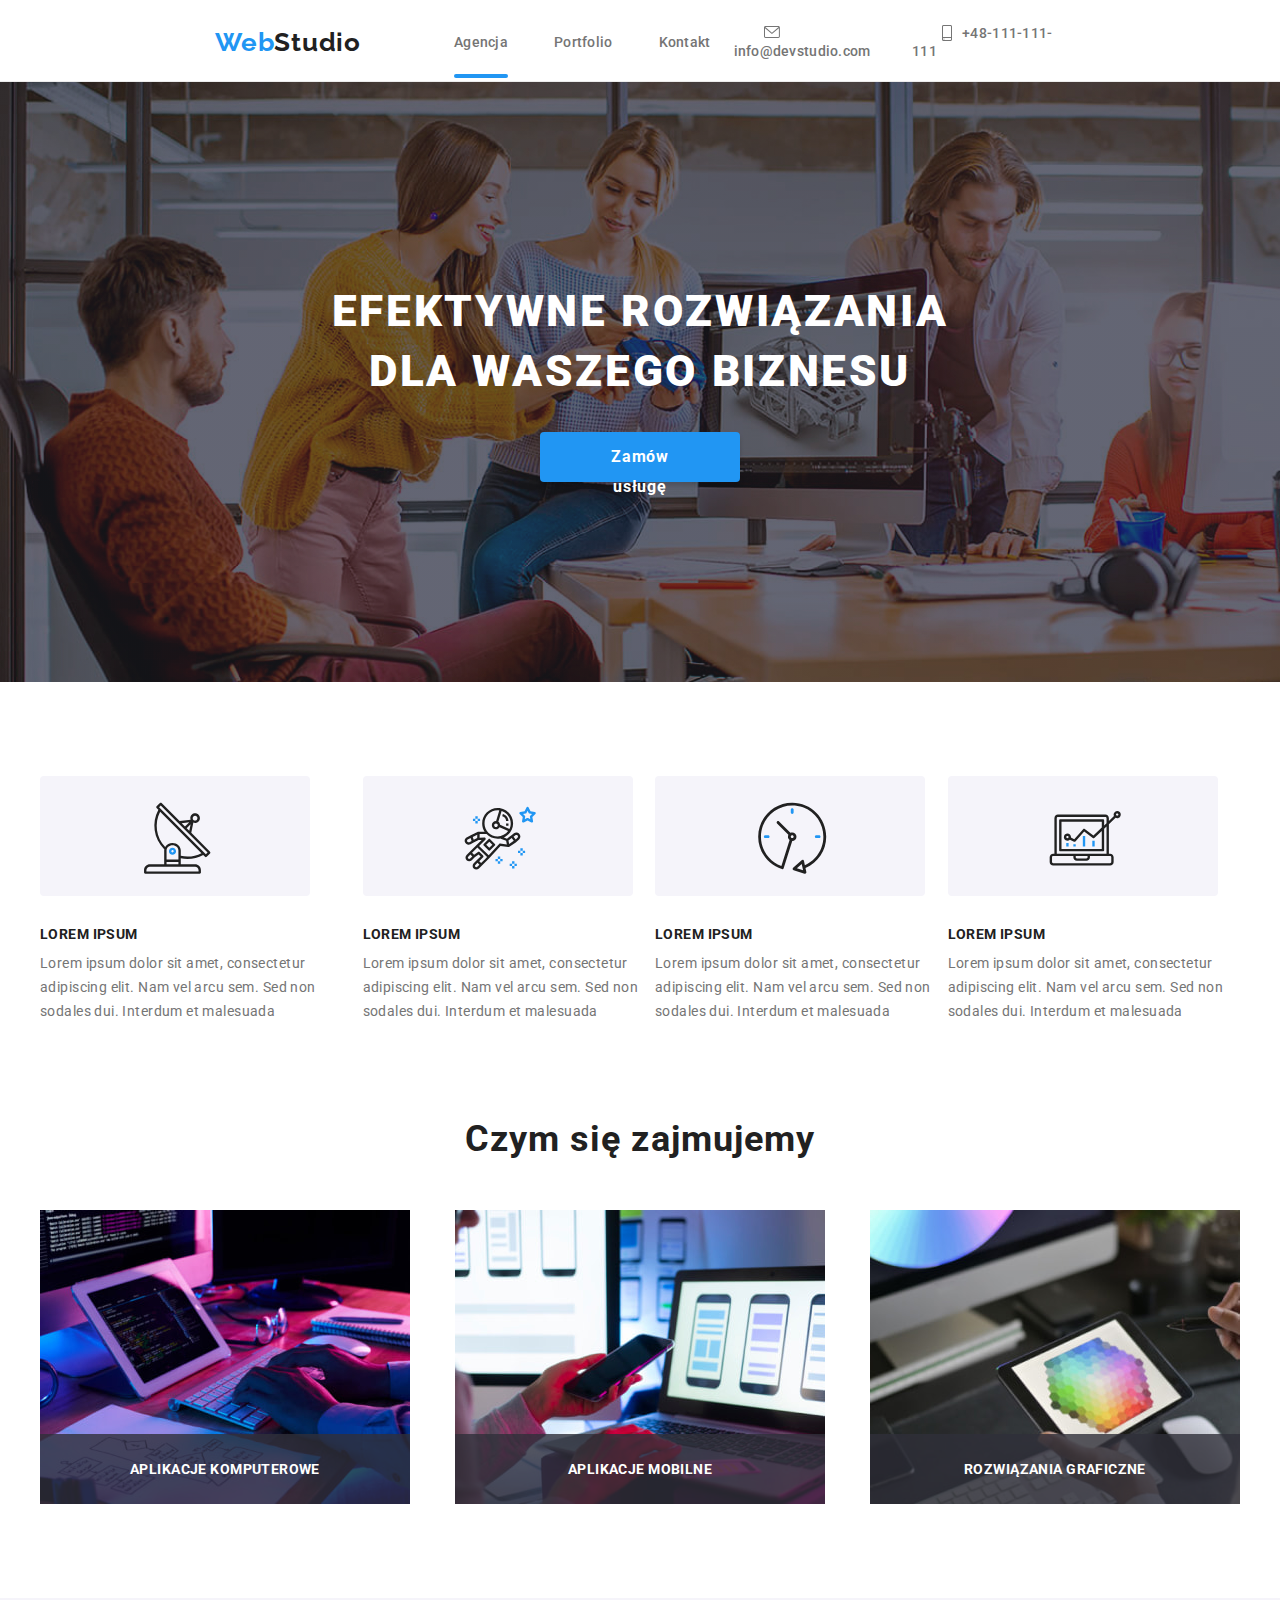
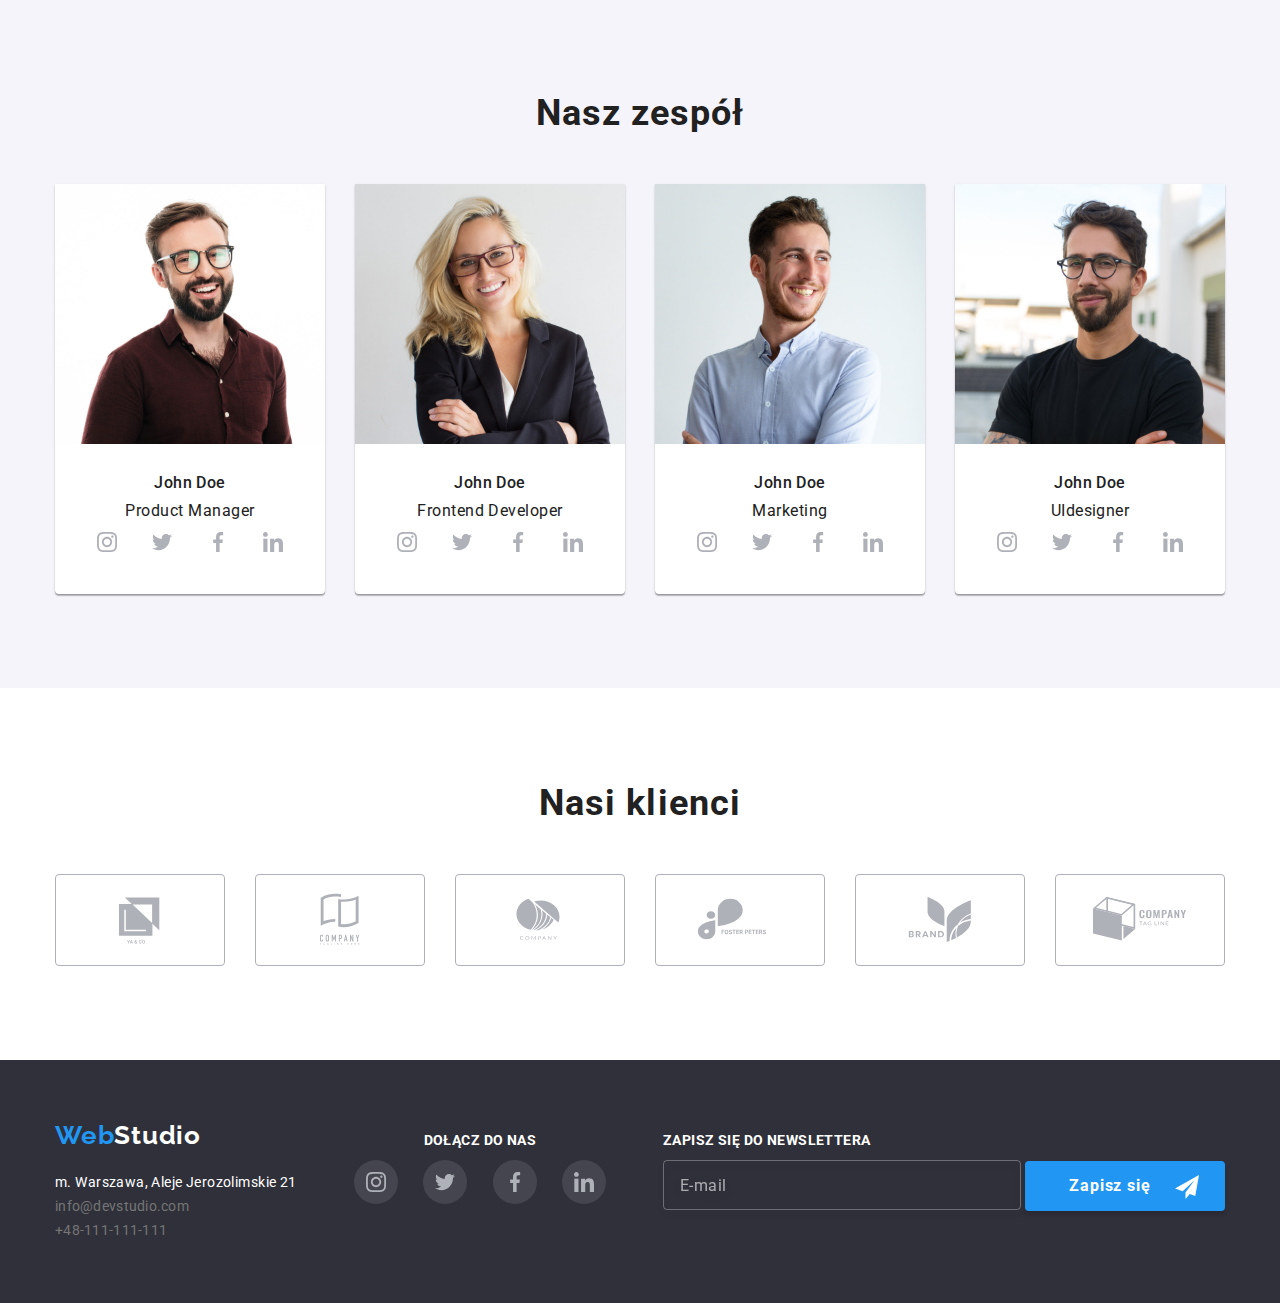
<file: index.html>
<!DOCTYPE html>
<html lang="pl-PL">

<head>
  <meta charset="UTF-8" />
  <meta http-equiv="X-UA-Compatible" content="IE=edge" />
  <meta name="viewport" content="width=device-width, initial-scale=1.0" />
  <link rel="stylesheet" href="https://cdnjs.cloudflare.com/ajax/libs/modern-normalize/1.1.0/modern-normalize.min.css">
  <link rel="stylesheet" href="css/main.min.css">
  <link rel="preconnect" href="https://fonts.googleapis.com">
  <link rel="preconnect" href="https://fonts.gstatic.com" crossorigin>
  <link href="https://fonts.googleapis.com/css2?family=Raleway:wght@700&family=Roboto:wght@400;500;700;900&display=swap"
    rel="stylesheet">
  <title>WebStudio</title>
</head>

<body>
  <header class="page-header">
    <a class="logo" href="index.html"><span class="logo__element">Web</span><span
        class="logo logo--light-theme">Studio</span></a>
    <nav class="navigation">
      <ul class="navigation__list list">
        <li class="navigation__item"><a class="navigation__link link" href="index.html">
            <div class="active">Agencja</div>
          </a>
        </li>
        <li class="navigation__item "><a class="navigation__link link" href="portfolio.html">Portfolio</a></li>
        <li class="navigation__item "><a class="navigation__link link" href="#footer">Kontakt</a>
        </li>
      </ul>
    </nav>

    <ul class=" contact__list list">
      <li class="contact__item">
        <a class="contact__link link" href="mailto:info@devstudio.com"> <svg class="contact__icon envelope">
            <use href="./images/sprite.svg#icon-envelope"></use>
          </svg>info@devstudio.com</a>
      </li>
      <li class="contact__item">
        <a class="contact__link link" href="tel:48111111111"> <svg class="contact__icon smartphone">
            <use href="./images/sprite.svg#icon-smartphone"></use>
          </svg>+48-111-111-111</a>
      </li>
    </ul>
  </header>

  <main>
    <!--Hero-->
    <section class="hero section">
      <h1 class="hero__title">EFEKTYWNE ROZWIĄZANIA DLA WASZEGO BIZNESU</h1>
      <button type="button" class="button button--hero" data-modal-open>Zamów usługę</button>
    </section>
    <!-- LOREM -->
    <section class="lorem section container">
      <ul class="lorem__list list">
        <li class="lorem__item ">
          <svg class="lorem__graphic" width="270" height="120px">
            <use class="antenna" width="270" href="./images/sprite.svg#icon-antenna">
            </use>
          </svg>
          <h3 class="lorem__title">LOREM IPSUM</h3>
          <p class="lorem__content">
            Lorem ipsum dolor sit amet, consectetur
            adipiscing elit. Nam vel arcu sem. Sed
            non sodales dui. Interdum et malesuada
        </li>
        <li class="lorem__list-item ">
          <svg class="lorem__graphic" width="270" height="120px">
            <use class="astronaut" width="270" href="./images/sprite.svg#icon-astronaut">
            </use>
          </svg>
          <h3 class="lorem__title">LOREM IPSUM</h3>
          <p class="lorem__content">
            Lorem ipsum dolor sit amet, consectetur
            adipiscing elit. Nam vel arcu sem. Sed
            non sodales dui. Interdum et malesuada
        </li>
        <li class="lorem__list-item ">
          <svg class="lorem__graphic" width="270" height="120px">
            <use class="clock" width="270" href="./images/sprite.svg#icon-clock">
            </use>
          </svg>

          <h3 class="lorem__title">LOREM IPSUM</h3>
          <p class="lorem__content">
            Lorem ipsum dolor sit amet, consectetur
            adipiscing elit. Nam vel arcu sem. Sed
            non sodales dui. Interdum et malesuada
        </li>
        <li class="lorem__list-item ">

          <svg class="lorem__graphic" width="270" height="120px">
            <use class="diagram" width="270" href="./images/sprite.svg#icon-diagram">
            </use>
          </svg>

          <h3 class="lorem__title">LOREM IPSUM</h3>
          <p class="lorem__content">
            Lorem ipsum dolor sit amet, consectetur
            adipiscing elit. Nam vel arcu sem. Sed
            non sodales dui. Interdum et malesuada
        </li>
      </ul>
    </section>

    <!--about our work-->
    <section class="work section container">
      <h2 class="subtitle">Czym się zajmujemy</h2>
      <ul class="work__list list">
        <li class="work__item"> <img class="work__img" src="images/picture1.jpg" width="370" height="294"
            alt="obrazek o treściach technologicznych" />
          <h4 class="work__undertitle">aplikacje komputerowe</h4>
        </li>
        <li class="work__item"> <img class="work__img" src="images/picture2.jpg" width="370" height="294"
            alt="obrazek o treściach technologicznych" />
          <h4 class="work__undertitle">aplikacje mobilne</h4>
        </li>
        <li class="work__item"> <img class="work__img" src="images/picture3.jpg" width="370" height="294"
            alt="obrazek o treściach technologicznych" />
          <h4 class="work__undertitle">rozwiązania graficzne</h4>
        </li>
      </ul>
    </section>

    <!--about us-->
    <section class="team section">
      <h2 class="subtitle">Nasz zespół</h2>
      <ul class="team__list list container">
        <li class="team__item">
          <figure class="team__person">
            <img src="images/productmanager.jpg " width="270" height="260" alt="zdjęcie John Doe" />
            <figcaption class="team__name">
              John Doe
              <p class="team__profession">Product Manager</p>
              <ul class="social-list">
                <li class="social-list__item list"><a href="#" class="social-list__link"><svg class="social-list__icon">
                      <use href="./images/sprite.svg#icon-instagram"></use>
                    </svg></a>
                </li>
                <li class="social-list__item list"><a href="#" class="social-list__link"><svg class="social-list__icon">
                      <use href="./images/sprite.svg#icon-twitter"></use>
                    </svg></a>
                </li>
                <li class="social-list__item list"><a href="#" class="social-list__link"><svg class="social-list__icon">
                      <use href="./images/sprite.svg#icon-facebook"></use>
                    </svg></a>
                </li>
                <li class="social-list__item list"><a href="#" class="social-list__link"><svg class="social-list__icon">
                      <use href="./images/sprite.svg#icon-linkedin"></use>
                    </svg></a>
                </li>
              </ul>
            </figcaption>
          </figure>
        </li>
        <li class="team__item">
          <figure class="team__person">
            <img src="images/frontenddeveloper.jpg" width="270" height="260" alt="zdjęcie John Doe" />
            <figcaption class="team__name">
              John Doe
              <p class="team__profession">Frontend Developer</p>
              <ul class="social-list">
                <li class="social-list__item list"><a href="#" class="social-list__link"><svg class="social-list__icon">
                      <use href="./images/sprite.svg#icon-instagram"></use>
                    </svg></a>
                </li>
                <li class="social-list__item list"><a href="#" class="social-list__link"><svg class="social-list__icon">
                      <use href="./images/sprite.svg#icon-twitter"></use>
                    </svg></a>
                </li>
                <li class="social-list__item list"><a href="#" class="social-list__link"><svg class="social-list__icon">
                      <use href="./images/sprite.svg#icon-facebook"></use>
                    </svg></a>
                </li>
                <li class="social-list__item list"><a href="#" class="social-list__link"><svg class="social-list__icon">
                      <use href="./images/sprite.svg#icon-linkedin"></use>
                    </svg></a>
                </li>
              </ul>
            </figcaption>
          </figure>
        </li>
        <li class="team__item">
          <figure class="team__person">
            <img src="images/marketing.jpg " width="270" height="260" alt="zdjęcie John Doe" />
            <figcaption class="team__name">
              John Doe
              <p class="team__profession"> Marketing</p>
              <ul class="social-list">
                <li class="social-list__item list"><a href="#" class="social-list__link"><svg class="social-list__icon">
                      <use href="./images/sprite.svg#icon-instagram"></use>
                    </svg></a>
                </li>
                <li class="social-list__item list"><a href="#" class="social-list__link"><svg class="social-list__icon">
                      <use href="./images/sprite.svg#icon-twitter"></use>
                    </svg></a>
                </li>
                <li class="social-list__item list"><a href="#" class="social-list__link"><svg class="social-list__icon">
                      <use href="./images/sprite.svg#icon-facebook"></use>
                    </svg></a>
                </li>
                <li class="social-list__item list"><a href="#" class="social-list__link"><svg class="social-list__icon">
                      <use href="./images/sprite.svg#icon-linkedin"></use>
                    </svg></a>
                </li>
              </ul>
            </figcaption>
          </figure>
        </li>
        <li class="team__item">
          <figure class="team__person">
            <img src="images/uidesigner.jpg " width="270" height="260" alt="zdjęcie John Doe" />
            <figcaption class="team__name">
              John Doe
              <p class="team__profession">UIdesigner</p>
              <ul class="social-list">
                <li class="social-list__item list"><a href="#" class="social-list__link"><svg class="social-list__icon">
                      <use href="./images/sprite.svg#icon-instagram"></use>
                    </svg></a></li>
                <li class="social-list__item list"><a href="#" class="social-list__link"><svg class="social-list__icon">
                      <use href="./images/sprite.svg#icon-twitter"></use>
                    </svg></a></li>
                <li class="social-list__item list"><a href="#" class="social-list__link"><svg class="social-list__icon">
                      <use href="./images/sprite.svg#icon-facebook"></use>
                    </svg></a></li>
                <li class="social-list__item list"><a href="#" class="social-list__link"><svg class="social-list__icon">
                      <use href="./images/sprite.svg#icon-linkedin"></use>
                    </svg></a></li>
              </ul>
            </figcaption>
          </figure>
        </li>
      </ul>
    </section>
    <!-- CLIENTS -->
    <section class="client section">
      <h2 class="subtitle">Nasi klienci</h2>
      <ul class="client__list container">
        <li class="client__item list">
          <a class="client__links" href=#><svg class="client__icon">
              <use href="./images/sprite.svg#icon-Logo1">
              </use>
            </svg></a>
        </li>
        <li class="client__item list">
          <a class="client__links" href=#><svg class="client__icon">
              <use href="./images/sprite.svg#icon-Logo2">
              </use>
            </svg></a>
        </li>
        <li class="client__item list">
          <a class="client__links" href=#><svg class="client__icon">
              <use href="./images/sprite.svg#icon-Logo3">
              </use>
            </svg></a>
        </li>
        <li class="client__item list">
          <a class="client__links" href=#><svg class="client__icon">
              <use href="./images/sprite.svg#icon-Logo4">
              </use>
            </svg></a>
        </li>
        <li class="client__item list">
          <a class="client__links" href=#><svg class="client__icon">
              <use href="./images/sprite.svg#icon-Logo5">
              </use>
            </svg></a>
        </li>
        <li class="client__item list">
          <a class="client__links" href=#><svg class="client__icon">
              <use href="./images/sprite.svg#icon-Logo6">
              </use>
            </svg></a>
        </li>
      </ul>
    </section>
  </main>

  <footer class="page-footer">
    <div class="footer__container container">
      <div class="footer__wrapper">
        <a class="logo" href="index.html"><span class="logo__element">Web</span><span
            class="logo logo--dark-theme">Studio</span></a>
        <address class="address">
          m. Warszawa, Aleje Jerozolimskie 21<br />
          <ul class="contact list contct--dark-theme">
            <li class="contact__item contact__item--dark-theme"> <a
                class="contact__link link contact__link--dark-theme"
                href=" mailto:info@devstudio.com">info@devstudio.com</a></li>
            <li class="contact__item contact__item--dark-theme"> <a
                class="contact__link link contact__link--dark-theme" href="tel:48111111111">+48-111-111-111</a>
            </li>
          </ul>

        </address>
      </div>
      <div class="footer-center">
        <h3 class="footer__join-us">Dołącz do nas</h3>
        <ul class="social-list">
          <li class="social-list__item list"><a href="#" class="social-list__link social-list__link--dark-theme"><svg class="social-list__icon">
                <use href="./images/sprite.svg#icon-instagram"></use>
              </svg></a>
          </li>
          <li class="social-list__item list"><a href="#" class="social-list__link social-list__link--dark-theme"><svg class="social-list__icon">
                <use href="./images/sprite.svg#icon-twitter"></use>
              </svg></a>
          </li>
          <li class="social-list__item list"><a href="#" class="social-list__link social-list__link--dark-theme"><svg class="social-list__icon">
                <use href="./images/sprite.svg#icon-facebook"></use>
              </svg></a>
          </li>
          <li class="social-list__item list"><a href="#" class="social-list__link social-list__link--dark-theme"><svg class="social-list__icon">
                <use href="./images/sprite.svg#icon-linkedin"></use>
              </svg></a></li>
        </ul>
      </div>
      <form class="newsletter__form" name="newsletter-form">
        <label class="newsletter__label" for="newsletter">Zapisz się do newslettera</label>
        <div><input id="newsletter" name="newsletter-input" class="newsletter__input" placeholder="E-mail">
          <button type="submit" class="button button--newsletter">Zapisz się<svg class="send-icon" width="24" height="24">
              <use href="./images/sprite.svg#icon-send"></use>
            </svg>
          </button>
        </div>
      </form>
    </div>
  </footer>

  <!-------Modal window-------->

  <div class="backdrop is-hidden" data-modal>
    <div class="modal">
      <button type="button" class="modal__button-close" data-modal-close>
        <svg class="button__icon" width="11" height="11">
          <use href="./images/sprite.svg#icon-x"></use>
        </svg>
      </button>
      <h3 class="modal__header">Zostaw swoje dane w formularzu poniżej</h3>
      <form name="modal-form" class="modal__form">

        <label for="modal-user-name" class="modal__label">
          Imię
        </label>
        <span class="form__wrapper">
          <input type="text" id="modal-user-name" name="user-name" class="modal__input">
          <svg class="modal__icon" width="12" height="12">
            <use href="./images/sprite.svg#icon-person"></use>
          </svg>
        </span>
        <label for="modal-phone" class="modal__label">
          Telefon
        </label>
        <span class="form__wrapper">
          <input type="text" id="modal-phone" name="phone" class="modal__input"><svg class="modal__icon" width="13"
            height="13">
            <use href="./images/sprite.svg#icon-phone"></use>
          </svg>
        </span>
        <label for="modal-email" class="modal__label">
          Email
        </label>
        <span class="form__wrapper">
          <input type="text" id="modal-email" name="modal-email" class="modal__input"><svg class="modal__icon"
            width="15" height="13">
            <use href="./images/sprite.svg#icon-email"></use>
          </svg>
        </span>
        <label for="comment" class="modal__label">
          Komentarz
        </label>
        <span class="form__wrapper">
          <textarea id="comment" name="comment" rows="5" cols="10" placeholder=" Wprowadź tekst" wrap="hard"
            class="modal__textarea-input"></textarea></span>
        <input class="modal__checkbox" type="checkbox" name="agreement" id="checkbox">
        <label class="modal__policy" for="checkbox"> Oświadczam iż akceptuję <a class="modal__links" href="">Regulamin</a>
          i <a class="modal__links" href="">Politykę Prywatności.</a></label>
        <button type="submit" name="submit-btn" class="button button--form">Wyślij</button>
      </form>
    </div>
  </div>

  <script src="./js/modal.js"></script>
</body>

</html>
</file>
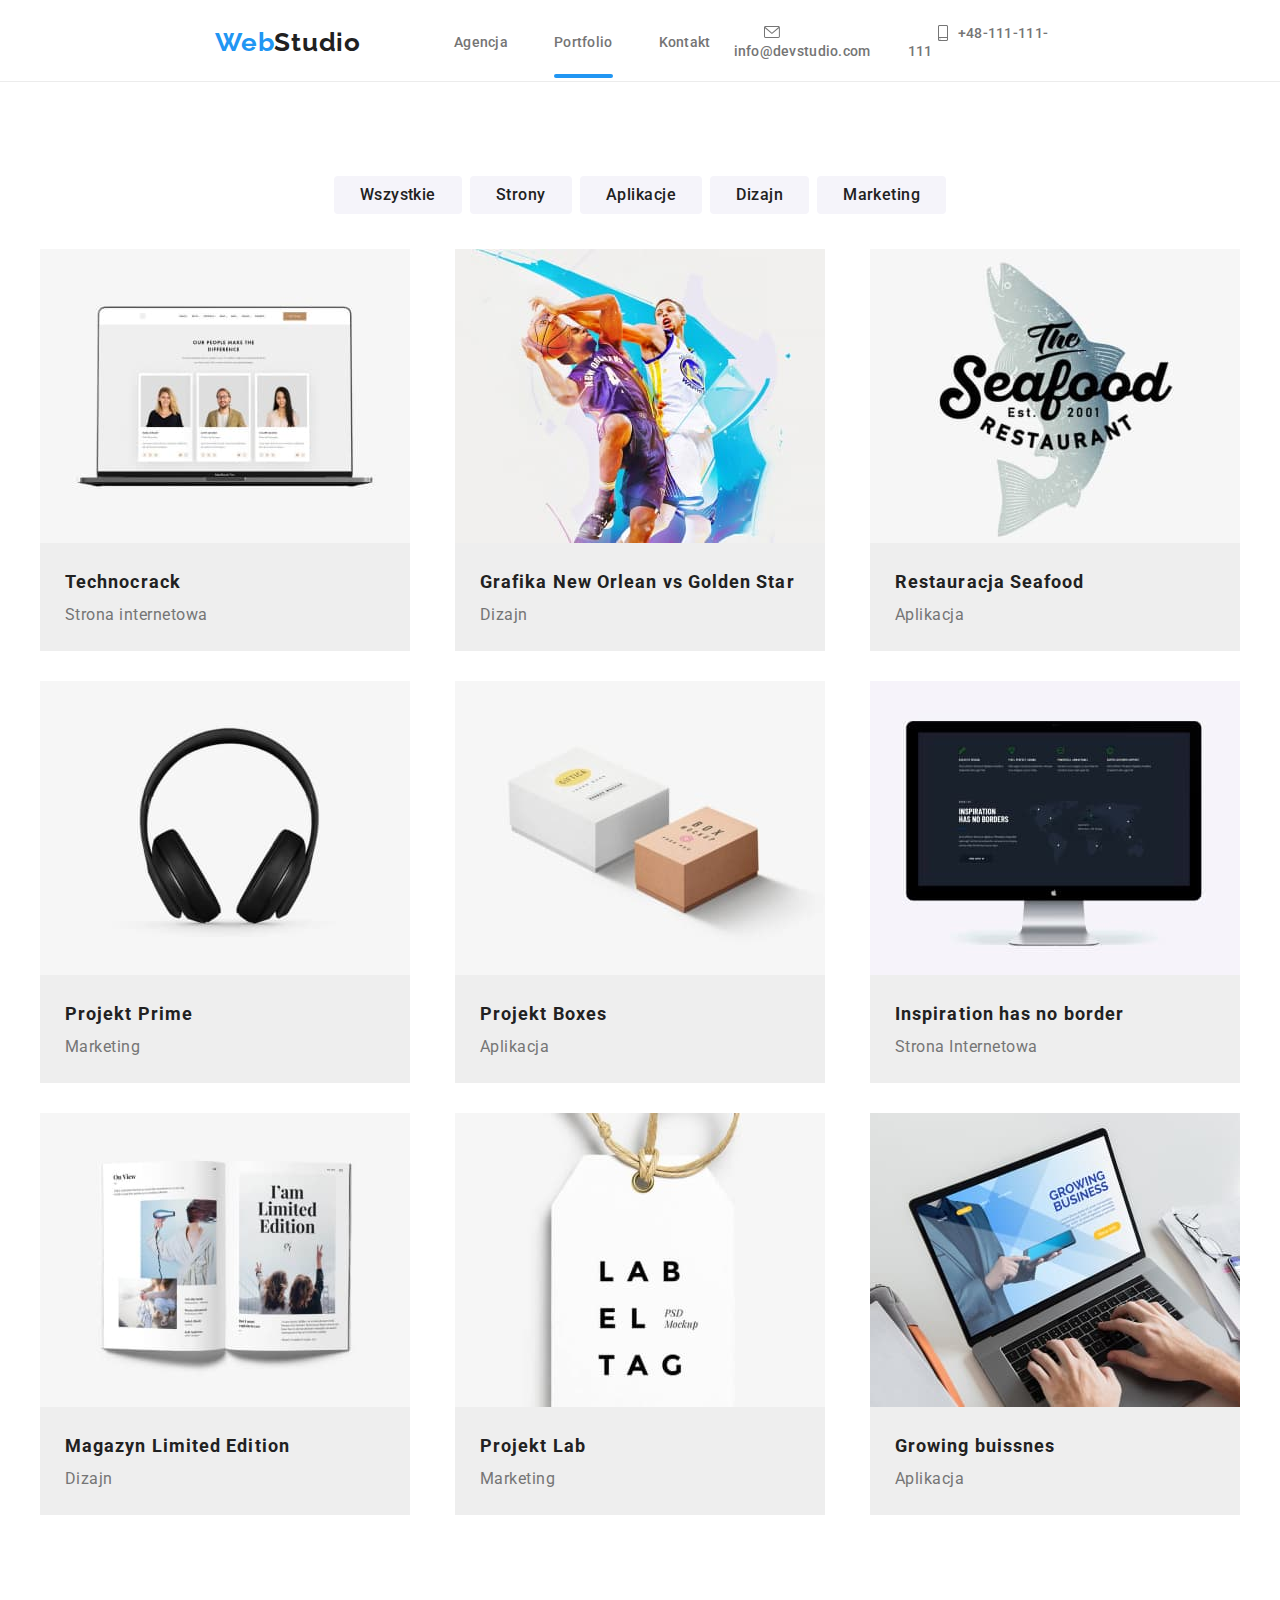
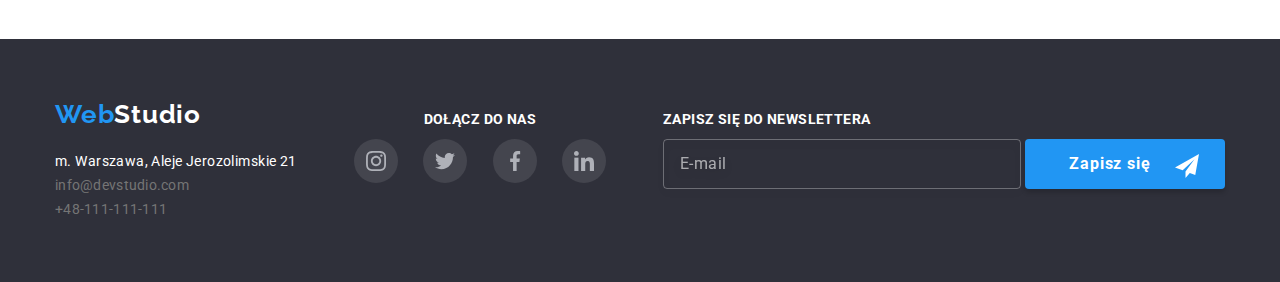
<file: portfolio.html>
<!DOCTYPE html>
<html lang="pl-PL">

<head>
    <meta charset="UTF-8" />
    <meta http-equiv="X-UA-Compatible" content="IE=edge" />
    <meta name="viewport" content="width=device-width, initial-scale=1.0" />
    <link rel="stylesheet"
        href="https://cdnjs.cloudflare.com/ajax/libs/modern-normalize/1.1.0/modern-normalize.min.css">
    <link rel="stylesheet" href="css/main.min.css">
    <link rel="preconnect" href="https://fonts.googleapis.com">
    <link rel="preconnect" href="https://fonts.gstatic.com" crossorigin>
    <link
        href="https://fonts.googleapis.com/css2?family=Raleway:wght@700&family=Roboto:wght@400;500;700;900&display=swap"
        rel="stylesheet">
    <title>WebStudio</title>
</head>

<body>
    <header class="page-header">
        <a class="logo" href="index.html"><span class="logo__element">Web</span><span
                class="logo logo--light-theme">Studio</span></a>
        <nav class="navigation">
            <ul class="navigation__list list">
                <li class="navigation__item"><a class="navigation__link link" href="index.html">
                        Agencja
                    </a>
                </li>
                <li class="navigation__item "><a class="navigation__link link" href="portfolio.html">
                        <div class="active">Portfolio</div>
                    </a></li>
                <li class="navigation__item "><a class="navigation__link link" href="#footer">Kontakt</a>
                </li>
            </ul>
        </nav>
        <ul class="contact__list list">
            <li class="contact__item">
                <a class="contact__link link" href="mailto:info@devstudio.com"> <svg class="contact-icon envelope">
                        <use href="./images/sprite.svg#icon-envelope"></use>
                    </svg>info@devstudio.com</a>
            </li>
            <li class="contact__item">
                <a class="contact__link link" href="tel:48111111111"> <svg class="contact__icon smartphone">
                        <use href="./images/sprite.svg#icon-smartphone"></use>
                    </svg>+48-111-111-111</a>
            </li>
        </ul>
    </header>

    <main>
        <section class="section container">
            <ul class="menu list">
                <li class="menu__item"><button class="button button--menu" type="button">Wszystkie</button></li>
                <li class="menu__item"><button class="button button--menu" type="button">Strony</button></li>
                <li class="menu__item"><button class="button button--menu" type="button">Aplikacje</button></li>
                <li class="menu__item"><button class="button button--menu" type="button">Dizajn</button></li>
                <li class="menu__item"><button class="button button--menu" type="button">Marketing</button></li>
            </ul>
            <ul class="portfolio__list list">
                <li class="portfolio__item">
                    <figure>
                        <div class="box">
                            <div class="overlay">
                                <p class="overlay-text"> Technocrack jest popularną platformą wykorzystywaną do
                                    rozpowszechniania koronawirusa. Firmy wykorzystują tę
                                    platformę do celów szpiegowskich i ataków na niezabezpieczone
                                    serwery konkurencji</p>
                            </div>
                            <img class="portfolio__images" src="images/8-laptop.jpg" width="370" height="294"
                                alt="laptop" />
                        </div>
                        <figcaption class="portfolio__title">
                            Technocrack
                            <p class="portfolio__description">Strona internetowa</p>
                        </figcaption>
                    </figure>
                </li>
                <li class="portfolio__item">
                    <figure>
                        <div class="box">
                            <div class="overlay">
                                <p class="overlay-text"> Technocrack jest popularną platformą wykorzystywaną do
                                    rozpowszechniania koronawirusa. Firmy wykorzystują tę
                                    platformę do celów szpiegowskich i ataków na niezabezpieczone
                                    serwery konkurencji</p>
                            </div>
                            <img class="portfolio__images" src="images/7-basketball.jpg " width="370" height="294"
                                alt="koszykarze" />
                        </div>
                        <figcaption class="portfolio__title">
                            Grafika New Orlean vs Golden Star
                            <p class="portfolio__description">Dizajn</p>
                        </figcaption>
                    </figure>
                </li>
                <li class="portfolio__item">
                    <figure>
                        <div class="box">
                            <div class="overlay">
                                <p class="overlay-text"> Technocrack jest popularną platformą wykorzystywaną do
                                    rozpowszechniania koronawirusa. Firmy wykorzystują tę
                                    platformę do celów szpiegowskich i ataków na niezabezpieczone
                                    serwery konkurencji</p>
                            </div>
                            <img class="portfolio__images" src="images/6-seafood.jpg " width="370" height="294"
                                alt="logo restauracji" />
                        </div>
                        <figcaption class="portfolio__title">
                            Restauracja Seafood
                            <p class="portfolio__description">Aplikacja</p>
                        </figcaption>
                    </figure>
                </li>
                <li class="portfolio__item">
                    <figure>
                        <div class="box">
                            <div class="overlay">
                                <p class="overlay-text"> Technocrack jest popularną platformą wykorzystywaną do
                                    rozpowszechniania koronawirusa. Firmy wykorzystują tę
                                    platformę do celów szpiegowskich i ataków na niezabezpieczone
                                    serwery konkurencji</p>
                            </div>
                            <img class="portfolio__images" src="images/5-headset.jpg " width="370" height="294"
                                alt="słuchawki" />
                        </div>
                        <figcaption class="portfolio__title">
                            Projekt Prime
                            <p class="portfolio__description">Marketing</p>
                        </figcaption>
                    </figure>
                </li>
                <li class="portfolio__item">
                    <figure>
                        <div class="box">
                            <div class="overlay">
                                <p class="overlay-text"> Technocrack jest popularną platformą wykorzystywaną do
                                    rozpowszechniania koronawirusa. Firmy wykorzystują tę
                                    platformę do celów szpiegowskich i ataków na niezabezpieczone
                                    serwery konkurencji</p>
                            </div>
                            <img class="portfolio__images" src="images/4-box.jpg " width="370" height="294"
                                alt="pudełka" />
                        </div>
                        <figcaption class="portfolio__title">
                            Projekt Boxes
                            <p class="portfolio__description">Aplikacja</p>
                        </figcaption>
                    </figure>
                </li>
                <li class="portfolio__item">
                    <figure>
                        <div class="box">
                            <div class="overlay">
                                <p class="overlay-text"> Technocrack jest popularną platformą wykorzystywaną do
                                    rozpowszechniania koronawirusa. Firmy wykorzystują tę
                                    platformę do celów szpiegowskich i ataków na niezabezpieczone
                                    serwery konkurencji</p>
                            </div>
                            <img class="portfolio__images" src="images/3-screen.jpg" width="370" height="294"
                                alt="monitor" />
                        </div>
                        <figcaption class="portfolio__title">
                            Inspiration has no border
                            <p class="portfolio__description">Strona Internetowa</p>
                        </figcaption>
                    </figure>
                </li>
                <li class="portfolio__item">
                    <figure>
                        <div class="box">
                            <div class="overlay">
                                <p class="overlay-text"> Technocrack jest popularną platformą wykorzystywaną do
                                    rozpowszechniania koronawirusa. Firmy wykorzystują tę
                                    platformę do celów szpiegowskich i ataków na niezabezpieczone
                                    serwery konkurencji</p>
                            </div>
                            <img class="portfolio__images" src="images/2-book.jpg" width="370" height="294"
                                alt="Książka" />
                        </div>
                        <figcaption class="portfolio__title">
                            Magazyn Limited Edition
                            <p class="portfolio__description">Dizajn</p>

                        </figcaption>
                    </figure>
                </li>
                <li class="portfolio__item">
                    <figure>
                        <div class="box">
                            <div class="overlay">
                                <p class="overlay-text"> Technocrack jest popularną platformą wykorzystywaną do
                                    rozpowszechniania koronawirusa. Firmy wykorzystują tę
                                    platformę do celów szpiegowskich i ataków na niezabezpieczone
                                    serwery konkurencji</p>
                            </div>
                            <img class="portfolio__images" src="images/1-label.jpg " width="370" height="294"
                                alt="Zawieszka" />
                        </div>
                        <figcaption class="portfolio__title">
                            Projekt Lab
                            <p class="portfolio__description">Marketing</p>
                        </figcaption>
                    </figure>
                </li>
                <li class="portfolio__item">
                    <figure>
                        <div class="box">
                            <div class="overlay">
                                <p class="overlay-text"> Technocrack jest popularną platformą wykorzystywaną do
                                    rozpowszechniania koronawirusa. Firmy wykorzystują tę
                                    platformę do celów szpiegowskich i ataków na niezabezpieczone
                                    serwery konkurencji</p>
                            </div>
                            <img class="portfolio__images" src="images/0-laptop.jpg" width="370" height="294"
                                alt="laptop" />
                        </div>
                        <figcaption class="portfolio__title">
                            Growing buissnes
                            <p class="portfolio__description">Aplikacja</p>
                        </figcaption>
                    </figure>
                </li>
            </ul>
        </section>
    </main>


    <footer class="page-footer">
        <div class="footer__container container">
          <div class="footer__wrapper">
            <a class="logo" href="index.html"><span class="logo__element">Web</span><span
                class="logo logo--dark-theme">Studio</span></a>
            <address class="address">
              m. Warszawa, Aleje Jerozolimskie 21<br />
              <ul class="contact list contct--dark-theme">
                <li class="contact__item contact__item--dark-theme"> <a
                    class="contact__link link contact__link--dark-theme"
                    href=" mailto:info@devstudio.com">info@devstudio.com</a></li>
                <li class="contact__item contact__item--dark-theme"> <a
                    class="contact__link link contact__link--dark-theme" href="tel:48111111111">+48-111-111-111</a>
                </li>
              </ul>
    
            </address>
          </div>
          <div class="footer-center">
            <h3 class="footer__join-us">Dołącz do nas</h3>
            <ul class="social-list">
              <li class="social-list__item list"><a href="#" class="social-list__link social-list__link--dark-theme"><svg class="social-list__icon">
                    <use href="./images/sprite.svg#icon-instagram"></use>
                  </svg></a>
              </li>
              <li class="social-list__item list"><a href="#" class="social-list__link social-list__link--dark-theme"><svg class="social-list__icon">
                    <use href="./images/sprite.svg#icon-twitter"></use>
                  </svg></a>
              </li>
              <li class="social-list__item list"><a href="#" class="social-list__link social-list__link--dark-theme"><svg class="social-list__icon">
                    <use href="./images/sprite.svg#icon-facebook"></use>
                  </svg></a>
              </li>
              <li class="social-list__item list"><a href="#" class="social-list__link social-list__link--dark-theme"><svg class="social-list__icon">
                    <use href="./images/sprite.svg#icon-linkedin"></use>
                  </svg></a></li>
            </ul>
          </div>
          <form class="newsletter__form" name="newsletter-form">
            <label class="newsletter__label" for="newsletter">Zapisz się do newslettera</label>
            <div><input id="newsletter" name="newsletter-input" class="newsletter__input" placeholder="E-mail">
              <button type="submit" class="button button--newsletter">Zapisz się<svg class="send-icon" width="24" height="24">
                  <use href="./images/sprite.svg#icon-send"></use>
                </svg>
              </button>
            </div>
          </form>
        </div>
      </footer>
</body>

</html>
</file>
<file: css/main.min.css>
.is-hidden{opacity:0;visibility:visible;pointer-events:none}.box{position:relative;overflow:hidden}.overlay{width:370px;height:294px;position:absolute;display:flex;padding-left:24px;padding-right:45px;background:#2196f3;transform:translateY(100%);transition:transform 250ms cubic-bezier(0.4, 0, 0.2, 1);overflow:hidden}.overlay-text{margin:auto;font-weight:400;font-size:18px;line-height:1.556;color:#fff;letter-spacing:0.03em}.portfolio__item:hover .overlay{transform:translateY(0)}*{margin:0;padding:0}body{box-sizing:border-box;font-family:"Roboto",sans-serif,"Raleway",sans-serif;color:#212121}a{text-decoration:none;color:inherit}a:visited{color:inherit}img{display:block}.list{list-style:none}.link{text-decoration:none}.address{font-style:normal}.container{width:1200px;padding:0px 15px;margin:auto;display:block}.section{padding:94px 0px}.list{list-style-type:none}.active:after{content:'';display:block;position:relative;top:28px;width:100%;height:4px;background:#2196f3;border-radius:2px;margin-top:-4px;z-index:3}.link:hover{color:#2196f3}.subtitle{font-weight:700;font-size:36px;line-height:1.167;text-align:center;letter-spacing:0.03em;color:var(--carbon);margin-bottom:50px}.button{width:200px;height:50px;font-weight:700;font-size:16px;line-height:1.875;text-align:center;letter-spacing:0.06em;box-shadow:0px 4px 4px rgba(0,0,0,0.15);border-radius:4px;border:none;background-color:#2196f3;color:#fff;cursor:pointer}.button--hero{padding:10px 41px;margin-top:30px}.button--menu{width:auto;height:auto;margin:0px 4px;padding:6px 26px;font-weight:500;font-size:16px;line-height:1.625;letter-spacing:0.03em;color:#212121;background:#f5f4fa;cursor:pointer;transition:background-color 250ms cubic-bezier(0.4, 0, 0.2, 1),color 250ms cubic-bezier(0.4, 0, 0.2, 1),box-shadow 0.5s cubic-bezier(0.4, 0, 0.2, 1);box-shadow:none}.button--menu:hover,.button--menu:focus{background-color:#2196f3;color:#fff;box-shadow:0px 3px 1px rgba(0,0,0,0.1),0px 1px 2px rgba(0,0,0,0.08),0px 2px 2px rgba(0,0,0,0.12)}.button--newsletter{display:flex;padding:10px 24px 10px 42px;outline:none;display:inline-flex;justify-content:center;align-items:center}.button--form{margin:30px auto}.send-icon{margin-top:3px;margin-left:24px}.logo{font-family:'Raleway', sans-serif;font-weight:700;font-size:26px;line-height:1.192;letter-spacing:0.03em;margin-right:0px;color:#212121}.logo__element{color:#2196f3}.logo--dark-theme{color:#fff}.social-list{display:flex;flex-direction:row;align-items:center;justify-content:space-between}.social-list__link{display:flex;align-items:center;justify-content:center;width:44px;height:44px;fill:#afb1b8;background-color:#fff;border-radius:50%;fill:#afb1b8;transition:background-color 500ms cubic-bezier(0.4, 0, 0.2, 1),fill 500ms cubic-bezier(0.4, 0, 0.2, 1)}.social-list__link:hover,.social-list__link:focus{fill:#fff;background-color:#2196f3}.social-list__link--dark-theme{display:flex;align-items:center;justify-content:space-evenly;background-color:rgba(255,255,255,0.1);fill:#afb1b8;transition:background-color 250ms cubic-bezier(0.4, 0, 0.2, 1),fill 250ms cubic-bezier(0.4, 0, 0.2, 1)}.social-list__link--dark-theme:hover,.social-list__link--dark-theme:focus{fill:#fff;background-color:#2196f3}.social-list__icon{width:20px;height:20px}.backdrop{position:fixed;top:0;left:0;height:100%;width:100%;background:rgba(0,0,0,0.2);transition:opacity 250ms cubic-bezier(0.4, 0, 0.2, 1)}.modal{position:absolute;top:50%;left:50%;transform:translate(-50%, -50%);width:528px;padding:40px;height:581px;background:#fff;box-shadow:0px 1px 3px rgba(0,0,0,0.12),0px 1px 1px rgba(0,0,0,0.14),0px 2px 1px rgba(0,0,0,0.2);border-radius:4px;transition:transform 250ms cubic-bezier(0.4, 0, 0.2, 1),opacity 250ms cubic-bezier(0.4, 0, 0.2, 1);transform:translate3d(-50%, -50%, 0) scale3d(1, 1, 1);opacity:1}.modal__form{display:flex;flex-direction:column;justify-content:center;z-index:3;margin:auto 0px}.modal__header{font-weight:700;font-size:20px;line-height:1.15;text-align:center;letter-spacing:0.03em;color:#212121}.modal__label{margin:12px 0px 4px;font-weight:400;font-size:12px;line-height:1.15;letter-spacing:0.01em;color:#757575}.modal__input{height:40px;border:1px solid rgba(33,33,33,0.2);border-radius:4px;outline:0;padding-left:40px;width:100%;transition:border 250ms cubic-bezier(0.4, 0, 0.2, 1)}.modal__input:focus+.modal__icon{fill:#2196f3}.modal__input:focus,.modal__textarea-input:focus{border-color:#2196f3}.modal__textarea-input{border:1px solid rgba(33,33,33,0.2);border-radius:4px;outline:0;padding-left:0px;width:100%;transition:border 250ms cubic-bezier(0.4, 0, 0.2, 1);resize:none}.modal__textarea-input::placeholder{color:rgba(117,117,117,0.5)}.modal__policy{font-weight:400;font-size:14px;line-height:1.71;color:#757575;letter-spacing:0.03em}.modal__policy::before{content:"";display:inline-flex;width:16px;height:16px;border:2px solid #212121;border-radius:2px}.modal__policy:checked+.modal__policy::before{display:inline-flex;border:2px solid #2196f3;background-color:#2196f3;background-image:url(../images/checked.svg);background-repeat:no-repeat;background-position-y:1px;outline:none}.modal__icon{fill:#212121;position:absolute;top:14px;left:14px;transition:fill 250ms cubic-bezier(0.4, 0, 0.2, 1)}.modal a.modal__links{color:#2196f3;text-decoration:underline}.modal #checkbox{visibility:hidden}.modal .is-hidden .modal{transform:translate3d(-50%, -50%, 0) scale3d(0, 0, 0);opacity:0}.modal .form__wrapper{position:relative;display:block;margin-top:4px;width:100%}.modal .modal__button-close{position:absolute;top:8px;right:8px;width:30px;height:30px;background:white;border:1px solid rgba(0,0,0,0.1);border-radius:50%;cursor:pointer;fill:black}.modal .button__icon{position:absolute;top:8px;right:8px}.contact__list{font-family:"Roboto",sans-serif;font-weight:500;display:inline-flex;margin-left:auto;margin-right:0px}.contact__link{font-size:14px;line-height:1.143;letter-spacing:0.02em;color:#757575;transition:color 250ms cubic-bezier(0.4, 0, 0.2, 1)}.contact__link{margin-left:30px}.contact__link--dark-theme{margin:0px}.contact__icon{margin-right:10px}.envelope{display:inline-block;width:16px;height:12px;fill:currentColor}.smartphone{display:inline-block;width:10px;height:16px;vertical-align:text-top;fill:currentColor}.page-header{display:flex;justify-content:space-between;align-items:center;padding:24px 215px 20px;border-bottom:1px solid #ECECEC}.navigation{display:flex;align-items:center;color:#757575;font-family:"Roboto",sans-serif;font-weight:500;font-size:14px;line-height:1.143;letter-spacing:0.02em;margin-right:auto;margin-left:70px}.navigation__list{display:flex;align-items:center}.navigation__item{margin:0px 23px}.navigation__link{margin-right:0px;transition:color 250ms cubic-bezier(0.4, 0, 0.2, 1)}.hero{display:flex;flex-direction:column;background-image:linear-gradient(rgba(47,48,58,0.4), rgba(47,48,58,0.4)),url("../images/hero.jpg");object-fit:contain;background-repeat:no-repeat;padding:200px;align-items:center;justify-content:center;height:600px}.hero__title{font-size:44px;line-height:136%;text-align:center;font-weight:900;letter-spacing:0.06em;color:#fff;max-width:696px}.lorem__list{display:flex;flex-wrap:nowrap}.lorem__item{margin-right:30px}.lorem__title{font-weight:700;font-size:14px;line-height:1.143;letter-spacing:0.03em;text-transform:uppercase}.lorem__content{font-weight:400;font-size:14px;line-height:1.71;letter-spacing:0.03em;color:#757575;margin:10px 0 0 0}.lorem__graphic{width:270px;height:120px;background-color:#f5f4fa;border-radius:4px;display:flex;justify-content:center;margin-bottom:30px}.work{padding-top:0px;padding-bottom:24px}.work__list{display:flex;justify-content:space-between;font-size:0}.work__img{display:block}.work__undertitle{position:relative;bottom:70px;display:flex;align-items:center;justify-content:center;width:100%;height:70px;font-weight:700;font-size:14px;line-height:1.143;text-align:center;letter-spacing:0.03em;text-transform:uppercase;color:#fff;background:rgba(47,48,58,0.8)}.team{background-color:#f5f4fa}.team__list{display:flex;justify-content:space-between}.team__item{background-color:#fff;box-shadow:0px 1px 3px rgba(0,0,0,0.12),0px 1px 1px rgba(0,0,0,0.14),0px 2px 1px rgba(0,0,0,0.2);border-radius:0px 0px 4px 4px}.team__name{font-weight:500;font-size:16px;text-align:center;letter-spacing:0.03em;color:var(--carbon);margin:30px}.team__profession{font-weight:400;font-size:16px;text-align:center;letter-spacing:0.03em;color:var(--grey);margin:10px 0 0 0}.client__list{display:flex;justify-content:space-between}.client__item{display:flex;justify-content:center;align-items:center;width:170px;height:92px}.client__links{display:flex;align-items:center;justify-content:center;width:170px;height:92px;border:1px solid #afb1b8;border-radius:4px;fill:#afb1b8;transition:border 500ms cubic-bezier(0.4, 0, 0.2, 1),fill 500ms cubic-bezier(0.4, 0, 0.2, 1)}.client__links:hover,.client__links:focus{fill:#2196f3;border:1px solid #2196f3}.client__icon{width:106px;height:60px}.page-footer{background-color:#2f303a;padding:60px 0;display:flex}.footer__container{display:flex;flex-direction:row;justify-content:space-between}.address{font-style:normal;font-weight:400;font-size:14px;line-height:1.714;letter-spacing:0.03em;color:#fff;padding:20px 0px 0px}.footer__join-us{text-transform:uppercase;color:white;margin:12px 70px;font-weight:700;font-size:14px;line-height:1.143;letter-spacing:0.03em}.newsletter__label{font-weight:700;font-size:14px;line-height:1.143;letter-spacing:0.03em;text-transform:uppercase;color:white;margin:12px 0px}.newsletter__form{display:flex;flex-direction:column}.newsletter__input{width:358px;height:50px;border:1px solid rgba(255,255,255,0.3);box-sizing:border-box;filter:drop-shadow(0px 4px 4px rgba(0,0,0,0.15));border-radius:4px;background-color:var(--darkGrey);padding-left:16px;color:white;font-weight:400}.newsletter__input::placeholder{font-weight:400;font-size:16px;line-height:125x;display:flex;align-items:center;letter-spacing:0.03em;color:rgba(255,255,255,0.6)}.send-icon{margin-left:24px}.menu{display:flex;justify-content:center;padding-bottom:35px}.portfolio__list{display:flex;flex-wrap:wrap;justify-content:space-between}.portfolio__item{margin-bottom:30px;transition:box-shadow 250ms cubic-bezier(0.4, 0, 0.2, 1)}.portfolio__item:hover,.portfolio__item:focus{box-shadow:0px 1px 1px rgba(0,0,0,0.12),0px 4px 4px rgba(0,0,0,0.06),1px 4px 6px rgba(0,0,0,0.16);cursor:pointer}.portfolio__images{display:block}.portfolio__title{font-weight:700;font-size:18px;line-height:2;letter-spacing:0.06em;background:#eee;border:1px solid #eee;padding:20px 24px;width:370px}.portfolio__description{font-weight:400;font-size:16px;line-height:1.875;letter-spacing:0.03em;color:#757575}
/*# sourceMappingURL=main.min.css.map */
</file>
